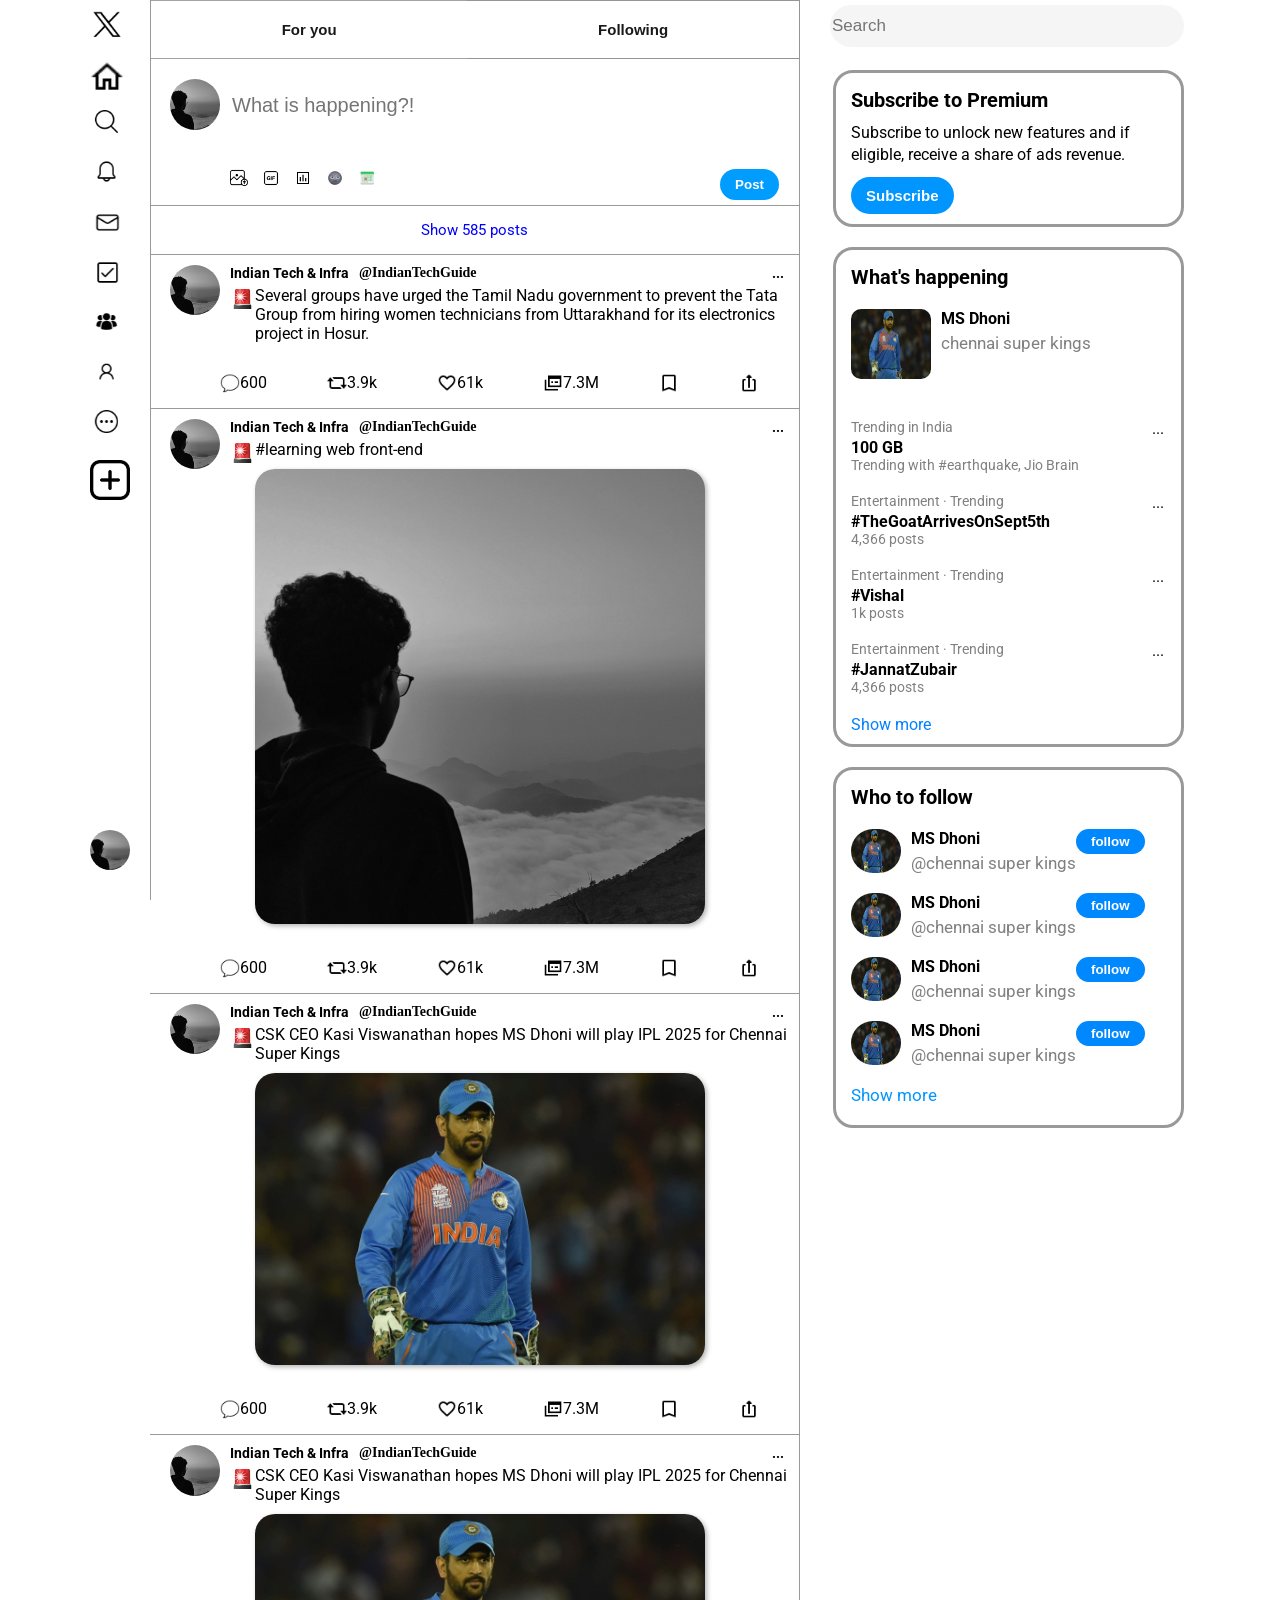
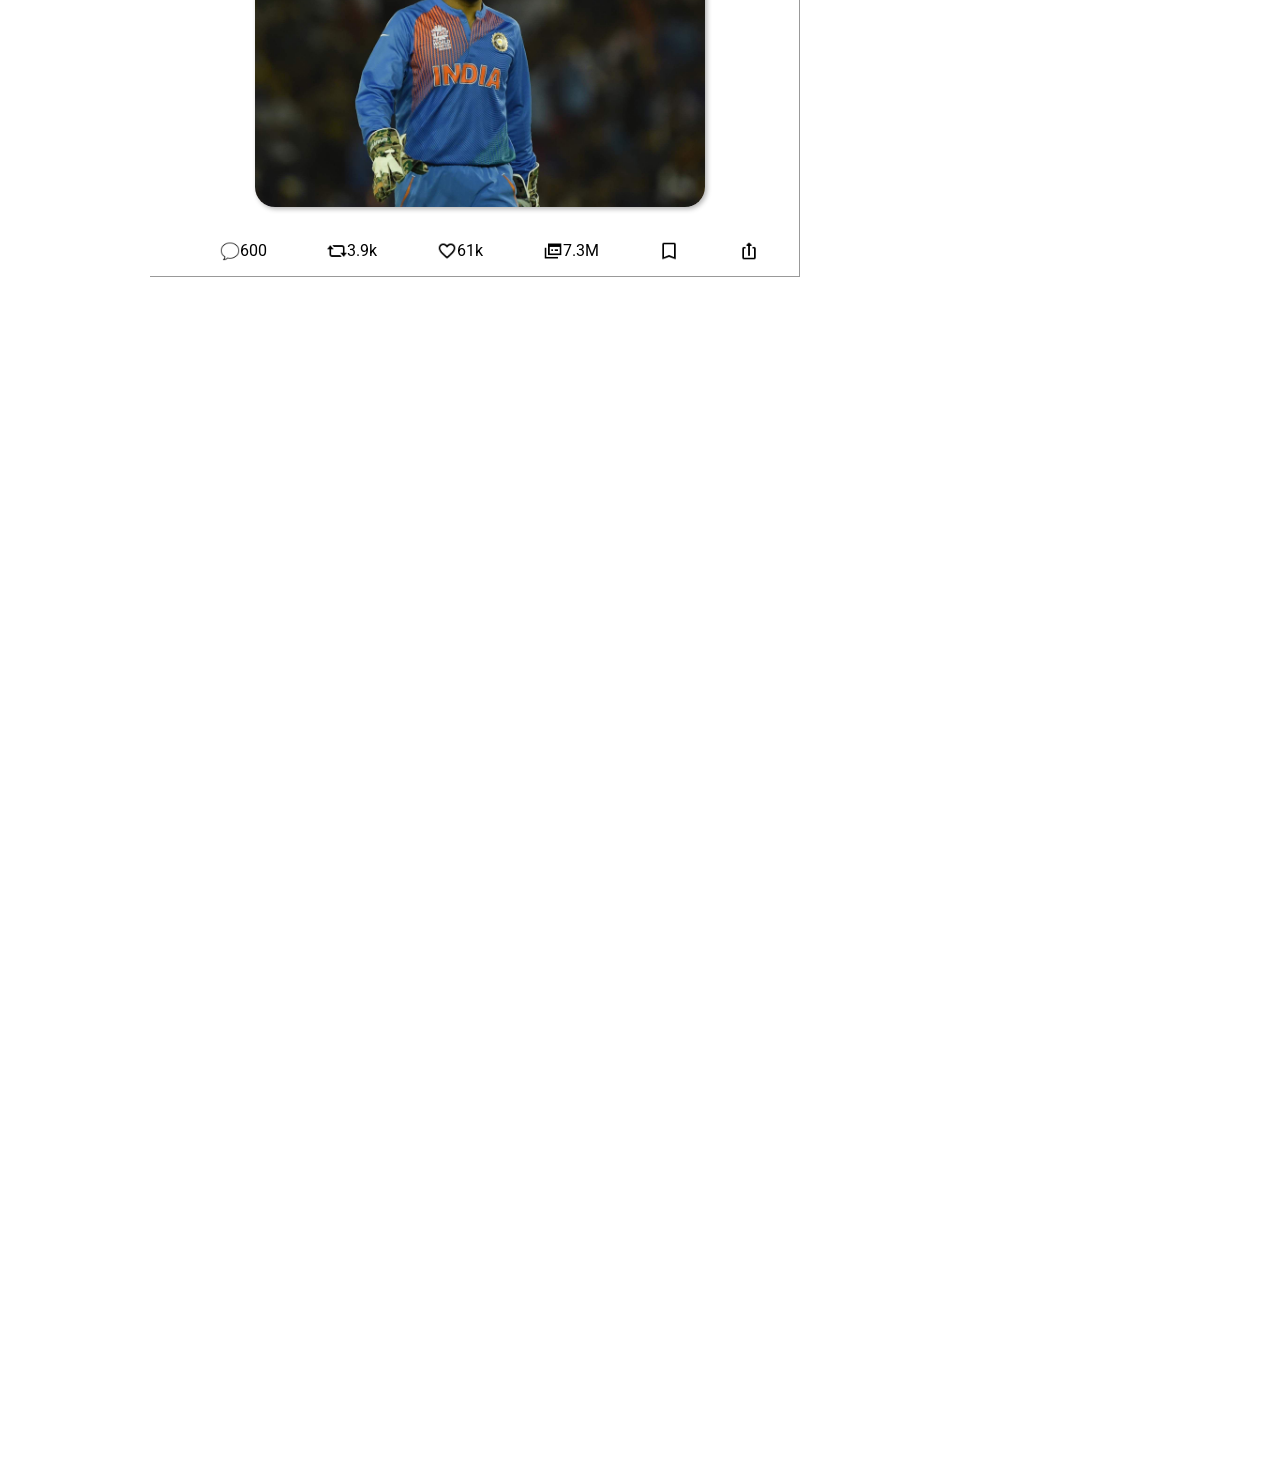
<file: index.html>
<!DOCTYPE html>
<html>
    <head>
        <title>
            twitter.com
        </title>
        <link rel="preconnect" href="https://fonts.googleapis.com">
<link rel="preconnect" href="https://fonts.gstatic.com" crossorigin>
<link href="https://fonts.googleapis.com/css2?family=Roboto:wght@400;500;700&display=swap" rel="stylesheet">
<link rel="stylesheet" href="leftsidebar.css">
<link rel="stylesheet" href="total.css">
<link rel="stylesheet" href="middle-bar.css">
<link rel="stylesheet" href="right-sidebar.css">
    </head>
    
    <body>
    <div>
        <div class="left-sidebar">
            <div class="twitter-logo-sidebar">
    <img class="twitter-logo" src="twitter.png">
</div>
<div class="left-sidebar-icons">
    <div class="hover">
        <img class="home-icon" src="icons8-home-24.png">
        <div class="hover-home">
            Home
        </div>
    </div>
<div class="middle-icons-sidebar">
    <div class="hover">
        <img class="search-icon" src="search-interface-symbol.png">
        <div class="search-hover">Search</div>
    </div>


    <div class="middle-icons-sidebar">
        <div class="hover">
            <img class="bell-icon" src="bell.png">
            <div class="notifications-hover">Notifications</div>
        </div>
        <div class="middle-icons-sidebar">
            <div class="hover">
                <img class="email-icon" src="email.png">
        <div class="notifications-hover">Messages</div>
    </div>
    <div class="middle-icons-sidebar">
        <div class="hover">
            <img class="check-box-icon" src="check-box.png">
            <div class="notifications-hover">Grok</div>
        </div>
        <div class="middle-icons-sidebar">
            <div class="hover">
                <img class="group-icon" src="group.png">
                <div class="notifications-hover">Communities</div>
            </div>
            <div class="middle-icons-sidebar">
                <div class="hover">
                    <img class="user-icon" src="icons8-customer-32.png">
                    <div class="notifications-hover">Profile</div>
                </div>
                <div class="middle-icons-sidebar">
                    <div class="hover">
                        <img class="more-icon" src="more.png">
                        <div class="notifications-hover">More</div>
                    </div>
                    <div class="middle-icons-plus-sidebar">
                        <div class="hover">
                            <img class="post-icon" src="more (1).png">
                            <div class="notifications-hover">Post</div>
                        </div>
    
            <div class="my-profile">
                <img class="my-profile-icon" src="1.jpg">
            </div>
            
            </div>
        </div>
    </div>
    </div>
    </div>
    </div>
    </div>
    </div>
    </div>
    </div>
        <!-- --end of sidebar-- -->
        <div>
            <div class="header">
                <div class="header-button">
                    <button class="foryou">For you</button>
                <button class="following">Following</button>
                </div>
            </div>
            
                <div class="middle-bar">
            <div class="inside-column">
                <div class="first-column">
                    <div>
                        <img class="image" src="1.jpg">
                    </div>
                    <input class="text-input" type="text" placeholder="What is happening?!">
                </div>
                
        <div class="icons-columns">
            <div>
                <img class="column-one" src="photo.png">
            <img class="column-one" src="gif.png">
            <img class="column-one" src="icons8-poll-vertical-32.png">
            <img class="column-one" src="icons8-new-moon-face-48.png">
            <img class="column-one" src="icons8-calendar-48.png">
            </div>
            <div class="button-column">
                <button class="post-button" >Post</button>
        </div>
        
    </div>
</div>
    
            <div class="second-column">
            Show 585 posts
            </div> 

            
            <div class="column-two-total">
            
                <div>
                    <img class="second-column-image" src="1.jpg">
                </div>
                    <div>
                        <div class="column-two-full">
                            <div class="chennal-name">
                                Indian Tech & Infra
                                </div>
                                <div class="chennal-link">
                                @IndianTechGuide
                                </div>
                                <div class="bots">...</div>
                        </div>
                        <div class="discripition">
                            <img class="police-light" src="icons8-police-car-light-48.png">
                            <div>
                                Several groups have urged the Tamil Nadu government to prevent the Tata Group from hiring women technicians from Uttarakhand for its electronics project in Hosur.
                            </div>
                        </div>
                        <div class="column-icons">
                            <img class="down-icons-one" src="icons8-speech-bubble-50.png">
                            <div  class="six">600</div>
                            <img class="down-icons" src="icons8-retweet-24.png">
                            <div  class="six">3.9k</div>
                            <img class="down-icons" src="icons8-like-24.png">
                            <div  class="six">61k</div>
                            <img class="down-icons" src="icons8-static-views-24.png">
                            <div  class="six">7.3M</div>
                            <img class="down-icons" src="icons8-bookmark-24.png">
                            
                            <img class="down-icons" src="icons8-share-24.png">
                            
                        </div>
                    </div>
               </div>
               

               <!-- 3rdcolounm -->
               <div class="column-two-total">
                
                <div>
                    <img class="second-column-image" src="1.jpg">
        </div>
            <div>
                <div class="column-two-full">
                    <div class="chennal-name">
                        Indian Tech & Infra
                        </div>
                        <div class="chennal-link">
                        @IndianTechGuide
                        </div>
                        <div class="bots">...</div>
                </div>
                <div class="discripition">
                    <img class="police-light" src="icons8-police-car-light-48.png">
                    
                    <div>
                        <div class="end">#learning web front-end</div>
                        <img class="post-update" src="1.jpg">
                    </div>
                </div>
                <div class="column-icons">
                    <img class="down-icons-one" src="icons8-speech-bubble-50.png">
                    <div  class="six">600</div>
                    <img class="down-icons" src="icons8-retweet-24.png">
                    <div  class="six">3.9k</div>
                    <img class="down-icons" src="icons8-like-24.png">
                    <div  class="six">61k</div>
                    <img class="down-icons" src="icons8-static-views-24.png">
                    <div  class="six">7.3M</div>
                    <img class="down-icons" src="icons8-bookmark-24.png">
                    
                    <img class="down-icons" src="icons8-share-24.png">
                    
                </div>
            </div>
           </div>
           
              <!-- 4rd-colomn -->
              <div class="column-two-total">
                
        <div>
            <img class="second-column-image" src="1.jpg">
        </div>
            <div>
                <div class="column-two-full">
                    <div class="chennal-name">
                        Indian Tech & Infra
                        </div>
                        <div class="chennal-link">
                        @IndianTechGuide
                        </div>
                        <div class="bots">...</div>
                </div>
                <div class="discripition">
                    <img class="police-light" src="icons8-police-car-light-48.png">
                    
                    <div>
                        <div class="end">CSK CEO Kasi Viswanathan hopes MS Dhoni will play IPL 2025 for Chennai Super Kings</div>
                        <img class="post-update" src="dhoni.jpg">
                    </div>
                </div>
                <div class="column-icons">
                    <img class="down-icons-one" src="icons8-speech-bubble-50.png">
                    <div  class="six">600</div>
                    <img class="down-icons" src="icons8-retweet-24.png">
                    <div  class="six">3.9k</div>
                    <img class="down-icons" src="icons8-like-24.png">
                    <div  class="six">61k</div>
                    <img class="down-icons" src="icons8-static-views-24.png">
                    <div  class="six">7.3M</div>
                    <img class="down-icons" src="icons8-bookmark-24.png">
                    
                    <img class="down-icons" src="icons8-share-24.png">
                    
                </div>
                    </div>
           </div>
           <!-- 5th-colomn -->
           <div class="column-two-total">
                
            <div>
                <img class="second-column-image" src="1.jpg">
            </div>
                <div>
                    <div class="column-two-full">
                        <div class="chennal-name">
                            Indian Tech & Infra
                           </div>
                           <div class="chennal-link">
                           @IndianTechGuide
                           </div>
                           <div class="bots">...</div>
                    </div>
                    <div class="discripition">
                        <img class="police-light" src="icons8-police-car-light-48.png">
                        
                        <div>
                            <div class="end">CSK CEO Kasi Viswanathan hopes MS Dhoni will play IPL 2025 for Chennai Super Kings</div>
                            <img class="post-update" src="dhoni.jpg">
                        </div>
                    </div>
                    <div class="column-icons">
                        <img class="down-icons-one" src="icons8-speech-bubble-50.png">
                        <div class="six">600</div>
                        <img class="down-icons" src="icons8-retweet-24.png">
                        <div  class="six">3.9k</div>
                        <img class="down-icons" src="icons8-like-24.png">
                        <div  class="six">61k</div>
                        <img class="down-icons" src="icons8-static-views-24.png">
                        <div class="six">7.3M</div>
                        <img class="down-icons" src="icons8-bookmark-24.png">
                        
                        <img class="down-icons" src="icons8-share-24.png">
                        
                    </div>
                </div>
       </div>




            </div>
    
        
<!-- right-sidebar -->
        
        <div>
            <div class="right-sidebar">
                <input class="search-bar" type="text" placeholder="Search">
            </div>
            <div class="third-column">
                <div class="subscribe">
                    Subscribe to Premium
                </div>
                <div class="subscribe-unlock">
                    Subscribe to unlock new features and if eligible, receive a share of ads revenue.
                </div>
                <div>
                    <div>
                        <button class="subscribe-button">Subscribe</button>
                    </div>
                </div>
            </div>
            <div class="forth-column">
                <div class="what">
                    What's happening
                </div>
                <div class="image-wwe">
                    <img class="dhoni-twitter" src="dhoni.jpg">
                    <div class="wwe">
                        <div class="ms">
                          MS Dhoni
                        </div>
                        <div class="chennai">
                            chennai super kings
                        </div>
                    </div>
                </div>
                <!-- trinding -->
                <div>
                    <div>
                        <div>
                            <div>
        
                                <div class="trending">
                                    <div class="india">
                                       Trending in India
                                    </div>
                                    <div class="three-dot">...</div>
                                </div>
                                <div class="hundred">100 GB</div>
                                <div class="jio">
                                    Trending with #earthquake, Jio Brain</div>
                            </div>
            
                         <!-- 2nd-one -->
            
                         <div class="trending">
                            <div class="india">
                                Entertainment · Trending
                            </div>
                            <div class="three-dot">...</div>
                        </div>
                        <div class="hundred">#TheGoatArrivesOnSept5th</div>
                        <div class="jio">
                            4,366 posts</div>
                    </div>
            
                    <!-- 3rd-one -->
                    <div class="trending">
                        <div class="india">
                            Entertainment · Trending
                        </div>
                        <div class="three-dot">...</div>
                    </div>
                    <div class="hundred">#Vishal</div>
                    <div class="jio">
                        1k posts</div>
                </div>
                <!-- 4th-one -->
                <div class="trending">
                    <div class="india">
                        Entertainment · Trending
                    </div>
                    <div class="three-dot">...</div>
                </div>
                <div class="hundred">#JannatZubair</div>
                <div class="jio">
                    4,366 posts</div>
            </div>
            <!-- 5th-one -->
            <div class="show">
                Show more
            </div>
                            </div>
                        </div>
                    </div>
                </div>
<!-- who tofollow -->
<div class="forth-column">
    <div class="what">
        Who to follow
    </div>
    <div class="image-wwe">
        <img class="dhoni-twitter-follow" src="dhoni.jpg">
        <div class="wwe">
            <div class="ms">
              MS Dhoni
            </div>
            <div class="chennai">
                @chennai super kings
            </div>
            
        </div>
        <div>
            <button class="follow-button">follow</button>
        </div>
    </div>

 <!-- 2nf-follow -->

 <div class="image-wwe">
    <img class="dhoni-twitter-follow" src="dhoni.jpg">
    <div class="wwe">
        <div class="ms">
          MS Dhoni
        </div>
        <div class="chennai">
            @chennai super kings
        </div>
        
    </div>
    <div>
        <button class="follow-button">follow</button>
    </div>
</div>

<div class="image-wwe">
    <img class="dhoni-twitter-follow" src="dhoni.jpg">
    <div class="wwe">
        <div class="ms">
          MS Dhoni
        </div>
        <div class="chennai">
            @chennai super kings
        </div>
        
    </div>
    <div>
        <button class="follow-button">follow</button>
    </div>
</div>

<div class="image-wwe">
    <img class="dhoni-twitter-follow" src="dhoni.jpg">
    <div class="wwe">
        <div class="ms">
          MS Dhoni
        </div>
        <div class="chennai">
            @chennai super kings
        </div>
        
    </div>
    <div>
        <button class="follow-button">follow</button>
    </div>
</div>
<div class="more">Show more</div>


</div>
   
    
        
                
                
    

    </div>
    </body>
</html>
</file>
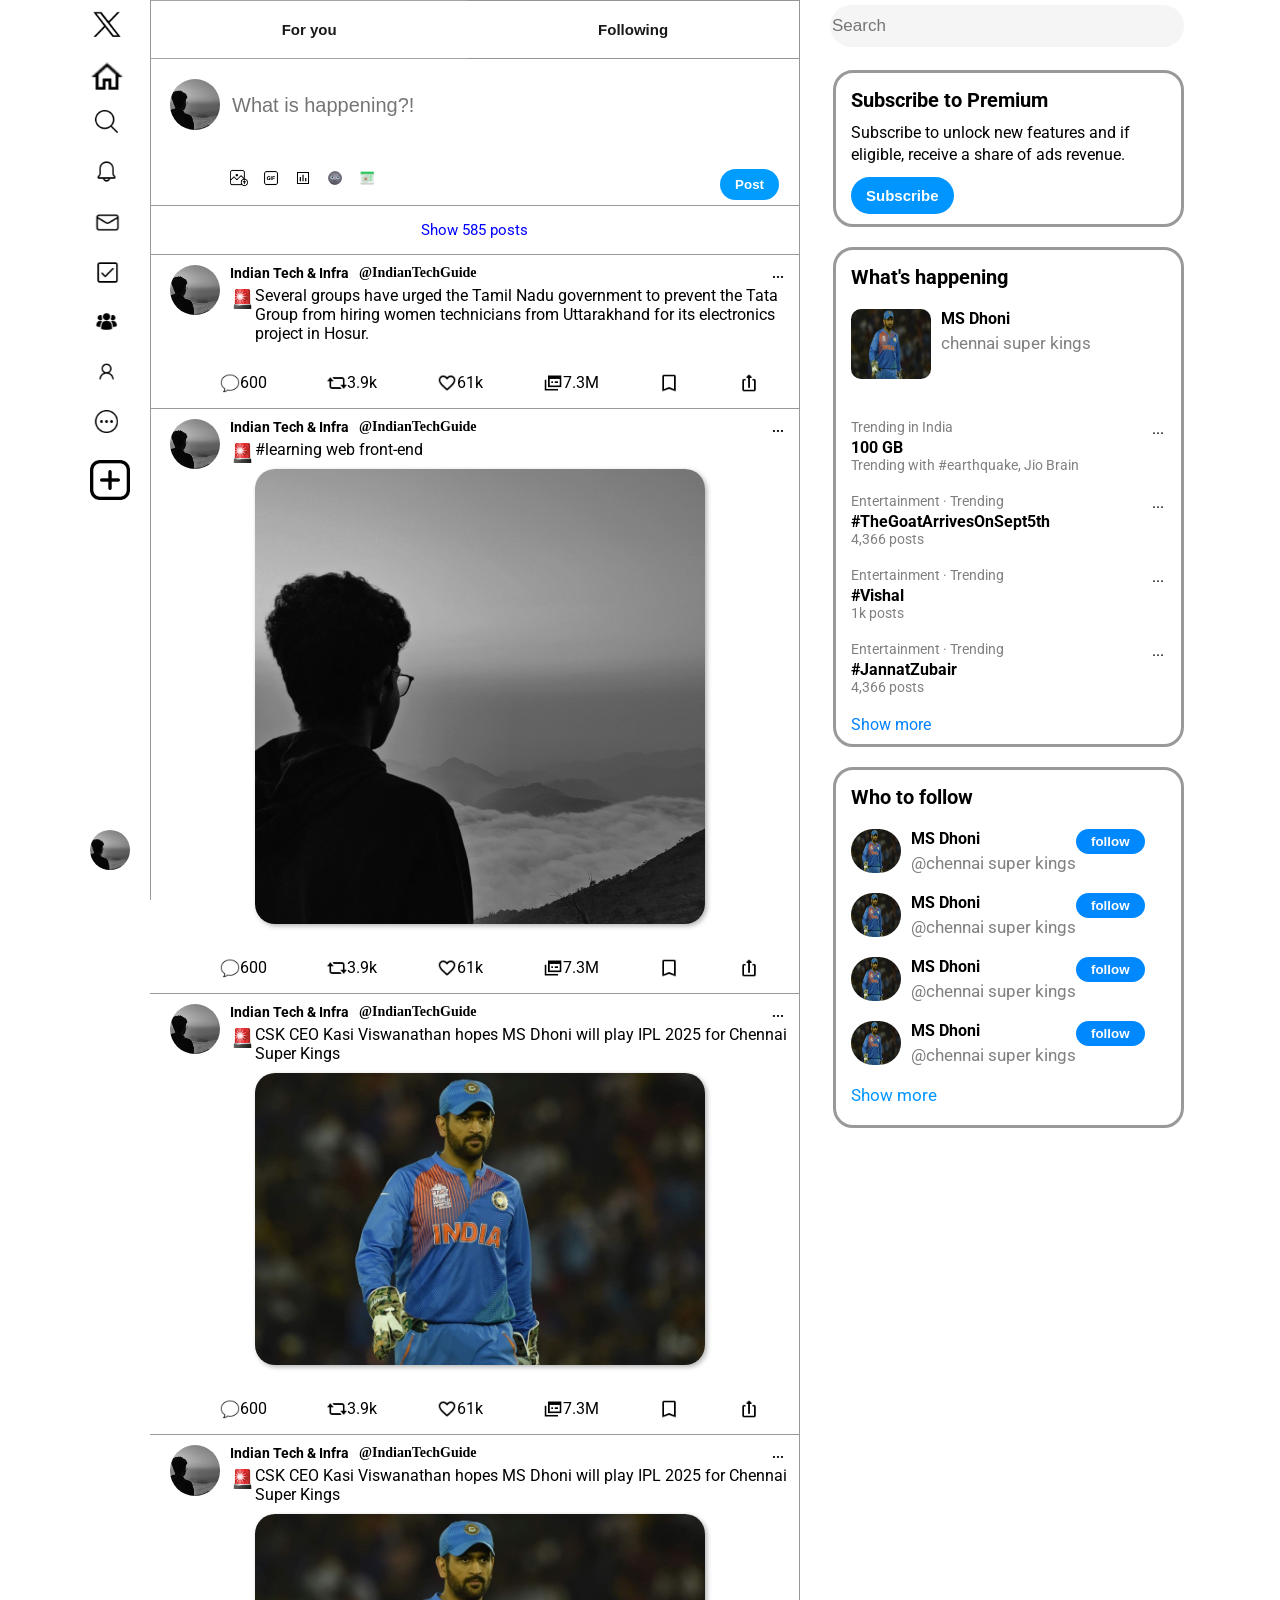
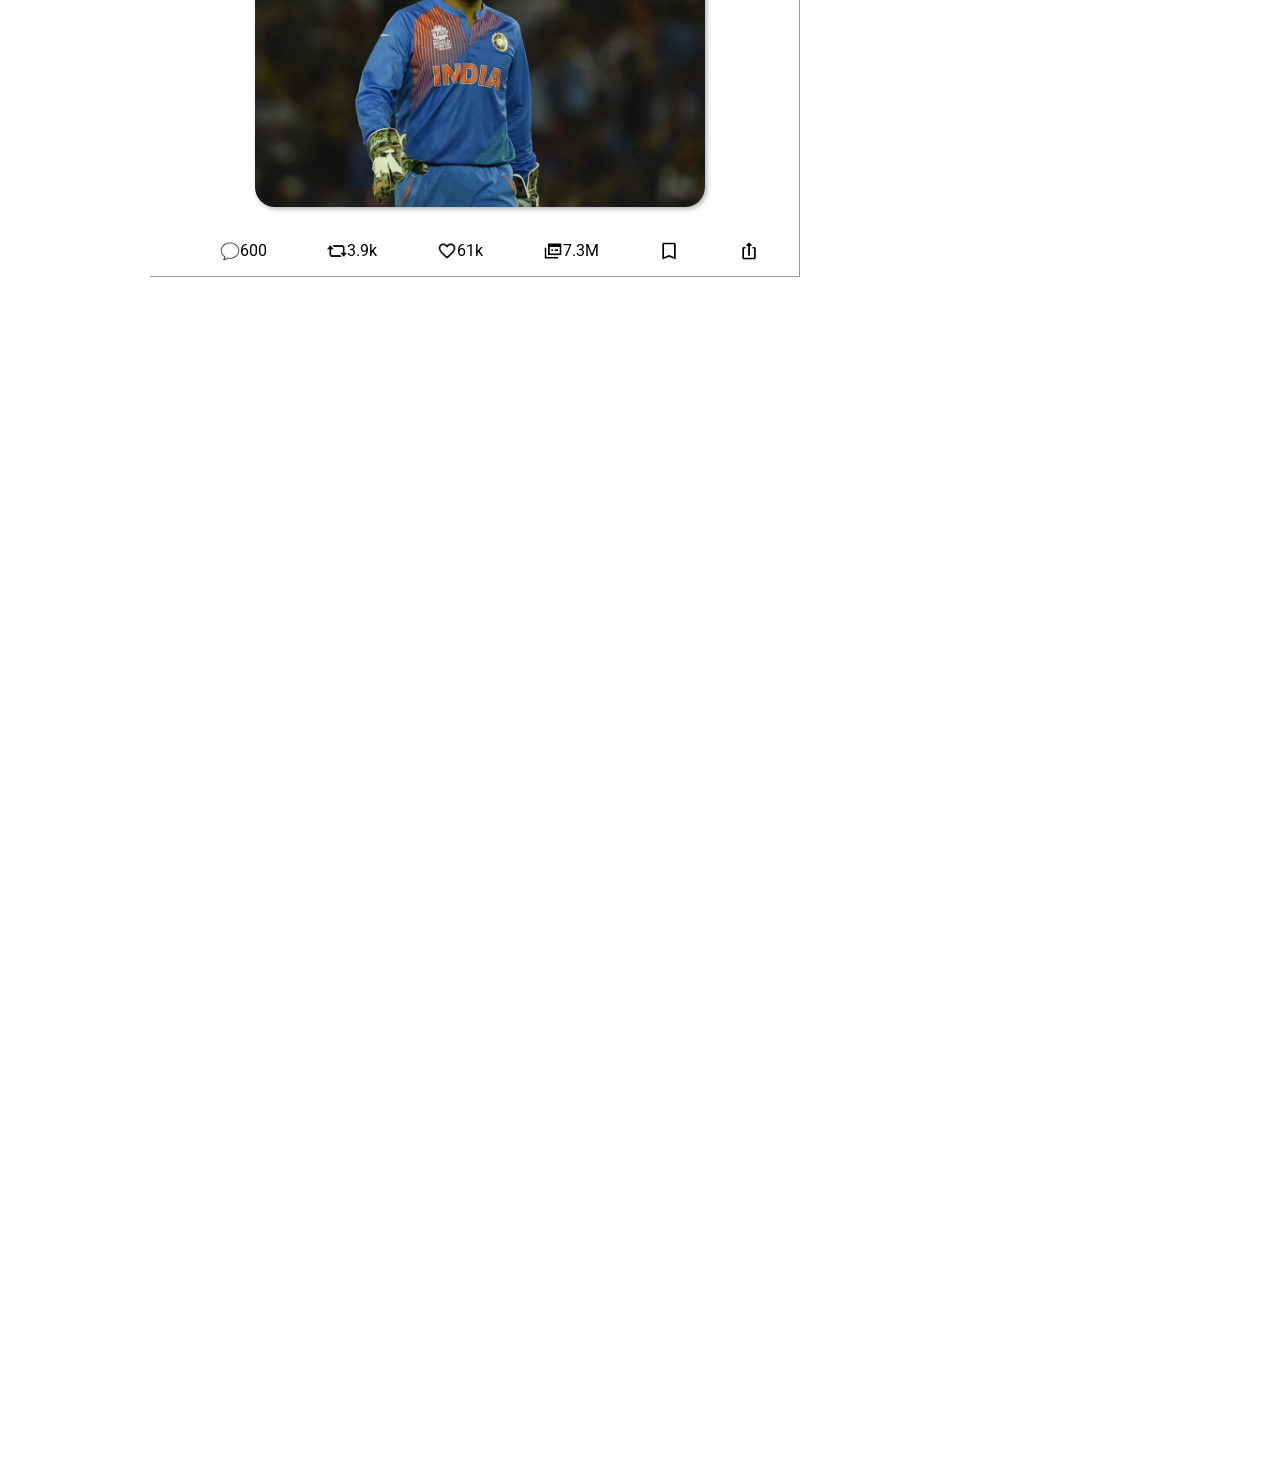
<file: twitter.html>
<!DOCTYPE html>
<html>
    <head>
        <title>
            twitter.com
        </title>
        <link rel="preconnect" href="https://fonts.googleapis.com">
<link rel="preconnect" href="https://fonts.gstatic.com" crossorigin>
<link href="https://fonts.googleapis.com/css2?family=Roboto:wght@400;500;700&display=swap" rel="stylesheet">
<link rel="stylesheet" href="leftsidebar.css">
<link rel="stylesheet" href="total.css">
<link rel="stylesheet" href="middle-bar.css">
<link rel="stylesheet" href="right-sidebar.css">
    </head>
    
    <body>
    <div>
        <div class="left-sidebar">
            <div class="twitter-logo-sidebar">
    <img class="twitter-logo" src="twitter.png">
</div>
<div class="left-sidebar-icons">
    <div class="hover">
        <img class="home-icon" src="icons8-home-24.png">
        <div class="hover-home">
            Home
        </div>
    </div>
<div class="middle-icons-sidebar">
    <div class="hover">
        <img class="search-icon" src="search-interface-symbol.png">
        <div class="search-hover">Search</div>
    </div>


    <div class="middle-icons-sidebar">
        <div class="hover">
            <img class="bell-icon" src="bell.png">
            <div class="notifications-hover">Notifications</div>
        </div>
        <div class="middle-icons-sidebar">
            <div class="hover">
                <img class="email-icon" src="email.png">
        <div class="notifications-hover">Messages</div>
    </div>
    <div class="middle-icons-sidebar">
        <div class="hover">
            <img class="check-box-icon" src="check-box.png">
            <div class="notifications-hover">Grok</div>
        </div>
        <div class="middle-icons-sidebar">
            <div class="hover">
                <img class="group-icon" src="group.png">
                <div class="notifications-hover">Communities</div>
            </div>
            <div class="middle-icons-sidebar">
                <div class="hover">
                    <img class="user-icon" src="icons8-customer-32.png">
                    <div class="notifications-hover">Profile</div>
                </div>
                <div class="middle-icons-sidebar">
                    <div class="hover">
                        <img class="more-icon" src="more.png">
                        <div class="notifications-hover">More</div>
                    </div>
                    <div class="middle-icons-plus-sidebar">
                        <div class="hover">
                            <img class="post-icon" src="more (1).png">
                            <div class="notifications-hover">Post</div>
                        </div>
    
            <div class="my-profile">
                <img class="my-profile-icon" src="1.jpg">
            </div>
            
            </div>
        </div>
    </div>
    </div>
    </div>
    </div>
    </div>
    </div>
    </div>
    </div>
        <!-- --end of sidebar-- -->
        <div>
            <div class="header">
                <div class="header-button">
                    <button class="foryou">For you</button>
                <button class="following">Following</button>
                </div>
            </div>
            
                <div class="middle-bar">
            <div class="inside-column">
                <div class="first-column">
                    <div>
                        <img class="image" src="1.jpg">
                    </div>
                    <input class="text-input" type="text" placeholder="What is happening?!">
                </div>
                
        <div class="icons-columns">
            <div>
                <img class="column-one" src="photo.png">
            <img class="column-one" src="gif.png">
            <img class="column-one" src="icons8-poll-vertical-32.png">
            <img class="column-one" src="icons8-new-moon-face-48.png">
            <img class="column-one" src="icons8-calendar-48.png">
            </div>
            <div class="button-column">
                <button class="post-button" >Post</button>
        </div>
        
    </div>
</div>
    
            <div class="second-column">
            Show 585 posts
            </div> 

            
            <div class="column-two-total">
            
                <div>
                    <img class="second-column-image" src="1.jpg">
                </div>
                    <div>
                        <div class="column-two-full">
                            <div class="chennal-name">
                                Indian Tech & Infra
                                </div>
                                <div class="chennal-link">
                                @IndianTechGuide
                                </div>
                                <div class="bots">...</div>
                        </div>
                        <div class="discripition">
                            <img class="police-light" src="icons8-police-car-light-48.png">
                            <div>
                                Several groups have urged the Tamil Nadu government to prevent the Tata Group from hiring women technicians from Uttarakhand for its electronics project in Hosur.
                            </div>
                        </div>
                        <div class="column-icons">
                            <img class="down-icons-one" src="icons8-speech-bubble-50.png">
                            <div  class="six">600</div>
                            <img class="down-icons" src="icons8-retweet-24.png">
                            <div  class="six">3.9k</div>
                            <img class="down-icons" src="icons8-like-24.png">
                            <div  class="six">61k</div>
                            <img class="down-icons" src="icons8-static-views-24.png">
                            <div  class="six">7.3M</div>
                            <img class="down-icons" src="icons8-bookmark-24.png">
                            
                            <img class="down-icons" src="icons8-share-24.png">
                            
                        </div>
                    </div>
               </div>
               

               <!-- 3rdcolounm -->
               <div class="column-two-total">
                
                <div>
                    <img class="second-column-image" src="1.jpg">
        </div>
            <div>
                <div class="column-two-full">
                    <div class="chennal-name">
                        Indian Tech & Infra
                        </div>
                        <div class="chennal-link">
                        @IndianTechGuide
                        </div>
                        <div class="bots">...</div>
                </div>
                <div class="discripition">
                    <img class="police-light" src="icons8-police-car-light-48.png">
                    
                    <div>
                        <div class="end">#learning web front-end</div>
                        <img class="post-update" src="1.jpg">
                    </div>
                </div>
                <div class="column-icons">
                    <img class="down-icons-one" src="icons8-speech-bubble-50.png">
                    <div  class="six">600</div>
                    <img class="down-icons" src="icons8-retweet-24.png">
                    <div  class="six">3.9k</div>
                    <img class="down-icons" src="icons8-like-24.png">
                    <div  class="six">61k</div>
                    <img class="down-icons" src="icons8-static-views-24.png">
                    <div  class="six">7.3M</div>
                    <img class="down-icons" src="icons8-bookmark-24.png">
                    
                    <img class="down-icons" src="icons8-share-24.png">
                    
                </div>
            </div>
           </div>
           
              <!-- 4rd-colomn -->
              <div class="column-two-total">
                
        <div>
            <img class="second-column-image" src="1.jpg">
        </div>
            <div>
                <div class="column-two-full">
                    <div class="chennal-name">
                        Indian Tech & Infra
                        </div>
                        <div class="chennal-link">
                        @IndianTechGuide
                        </div>
                        <div class="bots">...</div>
                </div>
                <div class="discripition">
                    <img class="police-light" src="icons8-police-car-light-48.png">
                    
                    <div>
                        <div class="end">CSK CEO Kasi Viswanathan hopes MS Dhoni will play IPL 2025 for Chennai Super Kings</div>
                        <img class="post-update" src="dhoni.jpg">
                    </div>
                </div>
                <div class="column-icons">
                    <img class="down-icons-one" src="icons8-speech-bubble-50.png">
                    <div  class="six">600</div>
                    <img class="down-icons" src="icons8-retweet-24.png">
                    <div  class="six">3.9k</div>
                    <img class="down-icons" src="icons8-like-24.png">
                    <div  class="six">61k</div>
                    <img class="down-icons" src="icons8-static-views-24.png">
                    <div  class="six">7.3M</div>
                    <img class="down-icons" src="icons8-bookmark-24.png">
                    
                    <img class="down-icons" src="icons8-share-24.png">
                    
                </div>
                    </div>
           </div>
           <!-- 5th-colomn -->
           <div class="column-two-total">
                
            <div>
                <img class="second-column-image" src="1.jpg">
            </div>
                <div>
                    <div class="column-two-full">
                        <div class="chennal-name">
                            Indian Tech & Infra
                           </div>
                           <div class="chennal-link">
                           @IndianTechGuide
                           </div>
                           <div class="bots">...</div>
                    </div>
                    <div class="discripition">
                        <img class="police-light" src="icons8-police-car-light-48.png">
                        
                        <div>
                            <div class="end">CSK CEO Kasi Viswanathan hopes MS Dhoni will play IPL 2025 for Chennai Super Kings</div>
                            <img class="post-update" src="dhoni.jpg">
                        </div>
                    </div>
                    <div class="column-icons">
                        <img class="down-icons-one" src="icons8-speech-bubble-50.png">
                        <div class="six">600</div>
                        <img class="down-icons" src="icons8-retweet-24.png">
                        <div  class="six">3.9k</div>
                        <img class="down-icons" src="icons8-like-24.png">
                        <div  class="six">61k</div>
                        <img class="down-icons" src="icons8-static-views-24.png">
                        <div class="six">7.3M</div>
                        <img class="down-icons" src="icons8-bookmark-24.png">
                        
                        <img class="down-icons" src="icons8-share-24.png">
                        
                    </div>
                </div>
       </div>




            </div>
    
        
<!-- right-sidebar -->
        
        <div>
            <div class="right-sidebar">
                <input class="search-bar" type="text" placeholder="Search">
            </div>
            <div class="third-column">
                <div class="subscribe">
                    Subscribe to Premium
                </div>
                <div class="subscribe-unlock">
                    Subscribe to unlock new features and if eligible, receive a share of ads revenue.
                </div>
                <div>
                    <div>
                        <button class="subscribe-button">Subscribe</button>
                    </div>
                </div>
            </div>
            <div class="forth-column">
                <div class="what">
                    What's happening
                </div>
                <div class="image-wwe">
                    <img class="dhoni-twitter" src="dhoni.jpg">
                    <div class="wwe">
                        <div class="ms">
                          MS Dhoni
                        </div>
                        <div class="chennai">
                            chennai super kings
                        </div>
                    </div>
                </div>
                <!-- trinding -->
                <div>
                    <div>
                        <div>
                            <div>
        
                                <div class="trending">
                                    <div class="india">
                                       Trending in India
                                    </div>
                                    <div class="three-dot">...</div>
                                </div>
                                <div class="hundred">100 GB</div>
                                <div class="jio">
                                    Trending with #earthquake, Jio Brain</div>
                            </div>
            
                         <!-- 2nd-one -->
            
                         <div class="trending">
                            <div class="india">
                                Entertainment · Trending
                            </div>
                            <div class="three-dot">...</div>
                        </div>
                        <div class="hundred">#TheGoatArrivesOnSept5th</div>
                        <div class="jio">
                            4,366 posts</div>
                    </div>
            
                    <!-- 3rd-one -->
                    <div class="trending">
                        <div class="india">
                            Entertainment · Trending
                        </div>
                        <div class="three-dot">...</div>
                    </div>
                    <div class="hundred">#Vishal</div>
                    <div class="jio">
                        1k posts</div>
                </div>
                <!-- 4th-one -->
                <div class="trending">
                    <div class="india">
                        Entertainment · Trending
                    </div>
                    <div class="three-dot">...</div>
                </div>
                <div class="hundred">#JannatZubair</div>
                <div class="jio">
                    4,366 posts</div>
            </div>
            <!-- 5th-one -->
            <div class="show">
                Show more
            </div>
                            </div>
                        </div>
                    </div>
                </div>
<!-- who tofollow -->
<div class="forth-column">
    <div class="what">
        Who to follow
    </div>
    <div class="image-wwe">
        <img class="dhoni-twitter-follow" src="dhoni.jpg">
        <div class="wwe">
            <div class="ms">
              MS Dhoni
            </div>
            <div class="chennai">
                @chennai super kings
            </div>
            
        </div>
        <div>
            <button class="follow-button">follow</button>
        </div>
    </div>

 <!-- 2nf-follow -->

 <div class="image-wwe">
    <img class="dhoni-twitter-follow" src="dhoni.jpg">
    <div class="wwe">
        <div class="ms">
          MS Dhoni
        </div>
        <div class="chennai">
            @chennai super kings
        </div>
        
    </div>
    <div>
        <button class="follow-button">follow</button>
    </div>
</div>

<div class="image-wwe">
    <img class="dhoni-twitter-follow" src="dhoni.jpg">
    <div class="wwe">
        <div class="ms">
          MS Dhoni
        </div>
        <div class="chennai">
            @chennai super kings
        </div>
        
    </div>
    <div>
        <button class="follow-button">follow</button>
    </div>
</div>

<div class="image-wwe">
    <img class="dhoni-twitter-follow" src="dhoni.jpg">
    <div class="wwe">
        <div class="ms">
          MS Dhoni
        </div>
        <div class="chennai">
            @chennai super kings
        </div>
        
    </div>
    <div>
        <button class="follow-button">follow</button>
    </div>
</div>
<div class="more">Show more</div>


</div>
   
    
        
                
                
    

    </div>
    </body>
</html>
</file>
<file: leftsidebar.css>
.left-sidebar{
    
    width: 150px;
    display: flex;
    position: fixed;
    background-color: white;
    left: 0;
    top: 0;
    bottom: 0;
    border: solid;
    border-width: 1px;
    border-color: rgb(153, 153, 153);
    border-left: none;
    border-top: none;
    border-bottom: none;
   
}
.twitter-logo-sidebar{
    display: flex;
    position: fixed;
    left: 93px;  
}
.twitter-logo{
    display: flex;
    width: 28px;
    height: 25px;
    margin-top: 12px;
    right: 0;
    
}
.home-icon{
   
    width: 34px;
 
    position: relative;
}
.search-icon{
    
    width: 23px;
    position: relative;
    
}
.bell-icon{
    width: 23px;
    
    position: relative;
}
.email-icon{
    width: 25px;
    
}
.check-box-icon{
    width: 25px;
    
}
.group-icon{
width: 23px;

}
.user-icon{
width: 23px;
 
}
.more-icon{
width: 23px;

}
.post-icon{
width: 40px;

}

.left-sidebar-icons{
    
    margin-top: 60px;
    display: flex;
    position: fixed;
    flex-direction: column;
    left: 90px;
    
}
.middle-icons-sidebar{
    display: flex;
    position: fixed;
    flex-direction: column;
margin-top: 50px;
left: 95px;
}
.middle-icons-plus-sidebar{
    display: flex;
    position: fixed;
    flex-direction: column;
margin-top: 50px;
left: 90px; 
}

.my-profile{
    display: flex;
    position: fixed;
    bottom: 30px;
    
}
.my-profile-icon{
    width: 40px;
    border-radius: 20px;
}

@media(max-width:700px){
    .right-sidebar{
        grid-template-columns: 1fr 1fr;
    }
}

.hover-home {
    display: flex;
    position: absolute;
    top: 40px;
    left: -10px;
    background-color: rgb(181, 181, 181);
    padding: 5px 5px 5px 5px ;
    border-radius: 5px;
    opacity: 0;
    pointer-events: none;
    transition: opacity 0.20s;


}
.hover:hover .hover-home{
    opacity: 1;
}
.search-hover{
    display: flex;
    position: absolute;
    top: 30px;
    left: -10px;
    background-color: rgb(181, 181, 181);
    padding: 5px 5px 5px 5px ;
    border-radius: 5px;
    opacity: 0;
    pointer-events: none;
    transition: opacity 0.20s;
}
.hover:hover .search-hover{
    opacity: 1;
}
.notifications-hover{
    display: flex;
    position: absolute;
    top: 30px;
    left: -40px;
    background-color: rgb(181, 181, 181);
    padding: 5px 5px 5px 5px ;
    border-radius: 5px;
    opacity: 0;
    pointer-events: none;
    transition: opacity 0.20s;
}
.hover:hover .notifications-hover{
    opacity: 1;
}
</file>
<file: total.css>
body{
    height: 3000px;
    font-family: roboto,arial;
}
</file>
<file: middle-bar.css>
.middle-bar{
    display: flex;
    width: 650px;
    /* background-color: black; */
    position: absolute;
    top: 60px;
    left: 150px;
    bottom: 0;
    height: 3000px;
    flex-direction: column;
}
.header{
    display: flex;
    position: relative;
    position: fixed;
    top: 0;
    width: 650px;
    bottom: 0;
    left: 150px;
    font-family: roboto,arial;
    z-index: 100;
    
}
.header-button{
    display: flex;
    position: fixed;
}
.foryou{
    padding: 20px 130.7px 20px 130.7px;
    border: solid;
    border-width: 1px;
    border-right: none;
    border-color: rgb(153, 153, 153);
    color: black;
    font-weight: bold;
    font-size: 15px;
    background-color: white;
    opacity: 0.9;
}
.foryou:hover{
    background-color: rgb(208, 208, 208);
}
.following{
    padding: 20px 130.7px 20px 130.7px;
    border: solid;
    border-width: 1px;
    border-left: none;
    border-color: rgb(138, 138, 138);
    color: black;
    font-weight: bold;
    font-size: 15px;
    background-color: white; 
    opacity: 0.9;
}
.following:hover{
    background-color: rgb(208, 208, 208);
}
.first-column{
display: flex;
flex-direction: row;
width: 700px;


}

.image{
    width: 50px;
    border-radius: 25px;
    margin-right: 10px;
}
.text-input{
    height: 50px;
    width: 550px;
    font-size: 20px;
    border: none;
}
.column-one{
width: 18px;
margin-right: 10px;
}
.inside-column{
  
    display: flex;
    flex-direction: column;
    border: solid;
border-width: 1px;
border-color: rgb(153, 153, 153);

margin: -1px 0px 0px 0px;
padding-top: 20px;
padding-left: 20px;
border-top: none;
border-left: none;

}
.icons-columns{
    padding-top: 35px;
    padding-left: 60px;
    display: flex;
    flex-direction: row;
    justify-content: space-between;
    padding-bottom: 5px;

}
.post-button{
    margin-right: 20px;
  padding: 8px 15px 8px 15px;
  border: none;
  color: white;
  font-weight:bold ;
  background-color: rgb(0, 157, 255);
  border-radius: 20px;

}
.second-column{
    display: flex;
    justify-content: center;
    align-items: center;
    color: blue;
    border: solid;
    border-width: 1px;
    padding: 15px 0px 15px 0px;
    font-size: 15px;
    border-color: rgb(153, 153, 153);
    border-top: none;
    border-left: none;
}
.column-two-total{
    display: flex;
    flex-direction: row;
    padding-top: 10px;
    border: solid;
    border-width: 1px;
    border-top: none;
    border-left: none;
    padding-bottom: 15px;
    border-color:rgb(153, 153, 153) ;
    
}
.column-two-full{
    display: flex;
    font-size: 14px;
    font-weight: bold;
    
}
.bots{
    padding-left: 295px;
    
}
.chennal-name{
    padding-left: 10px;
}
.chennal-link{
    padding-left: 10px;
    font-family: 'Times New Roman', Times, serif;
}
.second-column-image{
    width: 50px;
    border-radius: 25px;
    margin-left: 20px;
}
.police-light{
    width: 25px;
    height: 25px;
    margin-left: 10px;
}
.discripition{
    display: flex;
    flex-direction: row;
    padding-top: 5px;
}
.down-icons-one{
    width: 20px;
}
.down-icons{
    
    width: 20px;
    margin-left: 60px;
}
.column-icons{
    display: flex;
    flex-direction: row;
    
    margin-top: 30px;
}
.post-update{
    width: 450px;
    border-radius: 20px;
    box-shadow: 2px 2px 5px rgba(0,0,0,0.3);
}
.end{
    margin-bottom: 10px;
}
</file>
<file: right-sidebar.css>
.right-sidebar{
    z-index: 200;
    display: flex;
    position: fixed;
    left: 800px;
    right: 0;
    top: 0;
    height: 58px;
    background-color: white;
}
.search-bar{
    margin: 5px 0px 0px 0px;
    height: 40px;
    margin-left: 30px;
    width: 350px;
    border-radius: 30px;
    border: none;
    font-size: 17px;
    background-color: rgb(245, 245, 245);
}
.third-column{
    margin-top: 70px;
    display: flex;
    flex-direction: column;
    width: 330px;
    margin-left: 825px;
    border: solid;
    border-color: black;
    padding-top: 15px;
    padding-left: 15px;
    border-radius: 20px;
    border-color: rgb(153, 153, 153);
}
.subscribe{
    font-size: 20px;
    font-weight: bold;
    padding-bottom:10px ;
}
.subscribe-unlock{
    font-size: 16px;
    padding-bottom:10px ;
    line-height: 1.4;
}
.subscribe-button{
    padding: 10px 15px 10px 15px ;
    border-radius: 30px;
    border: none;
    background-color: rgb(0, 149, 255);
    color: white;
    font-size: 15px;
    font-weight: bold;
    margin-bottom:10px;
}
.forth-column{
    
    margin-top: 20px;
    display: flex;
    flex-direction: column;
    width: 330px;
    margin-left: 825px;
    border: solid;
    border-color: black;
    padding-top: 15px;
    padding-left: 15px;
    border-radius: 20px;
    border-color: rgb(153, 153, 153);
}
.what{
    font-size: 20px;
    font-weight: bold;
    margin-bottom: 20px;
}
.dhoni-twitter{
    width: 80px;
    height: 70px;
    border-radius: 10px;
    margin-right: 10px;
}
.image-wwe{
    display: flex;
    flex-direction: row;
    margin-bottom: 20px;
    
}
.ms{
    font-weight: 20px;
    font-weight: bold;
    margin-bottom: 5px;
}
.chennai{
    font-size: 17px;
    color: gray;
}
.trending{
    margin-top: 20px;
    display: flex;
    justify-content: space-between;
    

}
.india{
    font-size: 14px;
    color: gray;
}
.three-dot{
    margin-right: 17px;
}
.hundred{
    font-size: 16px;
    font-weight: bold;
}
.jio{
    font-size: 14px;
    color: gray;
}
.show{
    margin-top: 20px;
    color: rgb(0, 128, 255);
    margin-bottom: 10px;

}
.dhoni-twitter-follow{
    width: 50px;
    border-radius: 25px;
    margin-right: 10px;
}
.follow-button{
    padding: 5px 15px 5px 15px;
    color: white;
    font-weight: bold;
    border: none;
    background-color: rgb(0, 136, 255);
    border-radius: 30px;
}
.more{
    font-size: 17px;
    color: rgb(0, 149, 255);
    margin-bottom: 20px;
}
</file>
